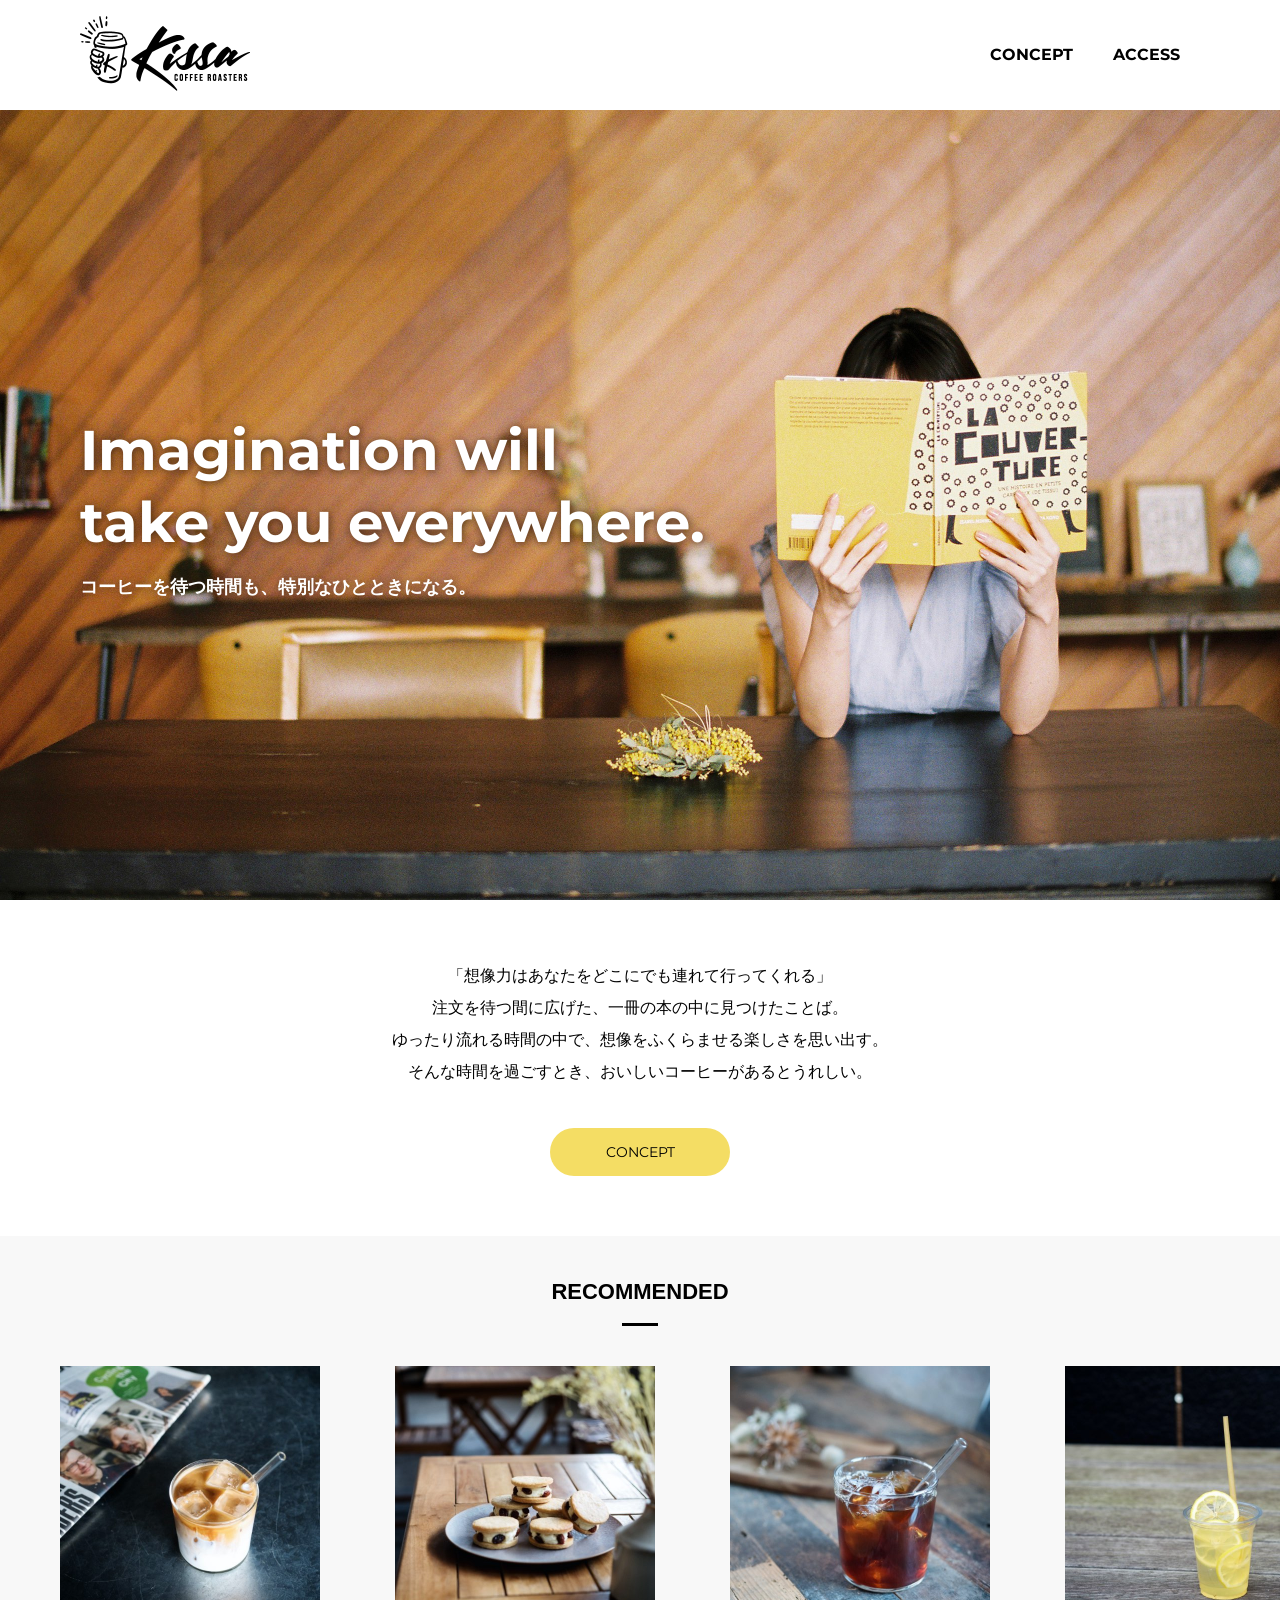
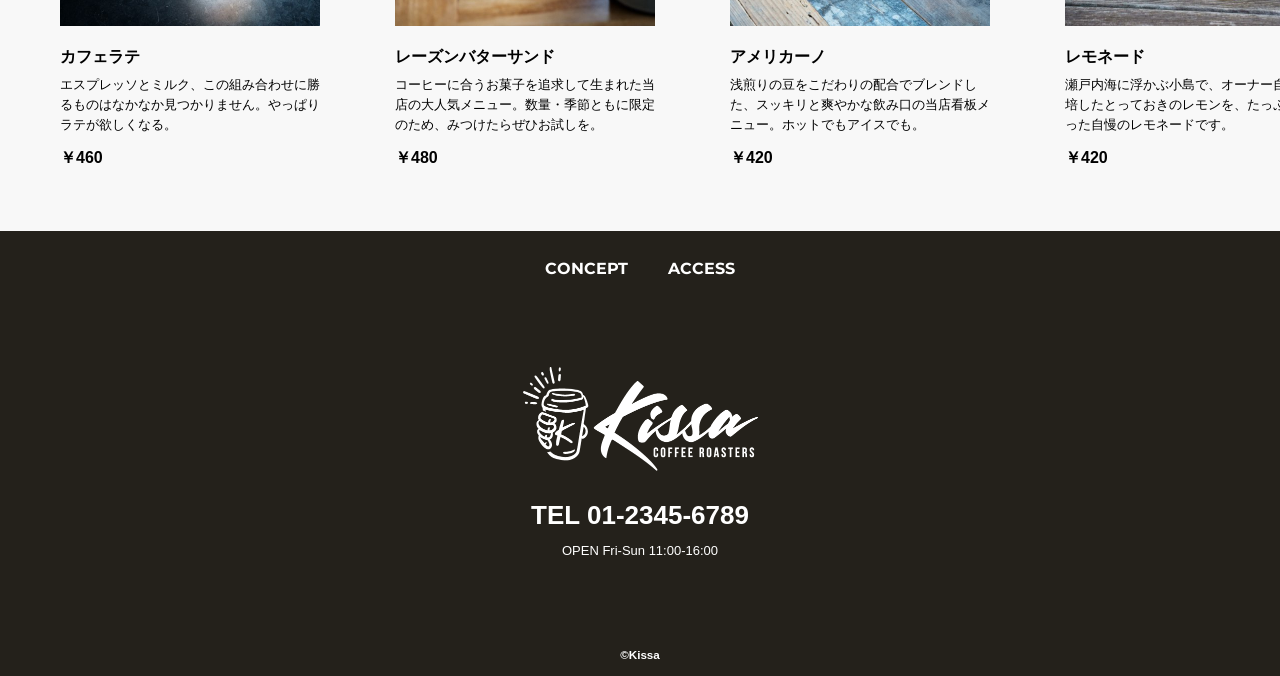
<file: html/index.html>
<!-- Ctrl + / でコメントアウトできる -->
<!DOCTYPE html>
<html>

<!-- headここから -->

<head>
  <meta charset="UTF-8">
  <title>KISSA official website</title>
  <meta name="description" content="自家焙煎したこだわりのコーヒーと、思わず長居
                                    したくなるような居心地の良い空間を提供する
                                    カフェ「KISSA」のウェブサイトです。">
  <meta name="viewport" content="width=device-width">
  <script src="../js/toggle-menu.js"></script>
  <link href="../css/common.css" rel="stylesheet">
  <link href="../css/index.css" rel="stylesheet">
  <link rel="preconnect" href="https://fonts.googleapis.com">
  <link rel="preconnect" href="https://fonts.gstatic.com" crossorigin>
  <link href="https://fonts.googleapis.com/css2?family=Montserrat:wght@700&display=swap" rel="stylesheet">
</head>
<!-- headここまで -->

<body>
  <!-- headerここから -->
  <header class="header">
    <!-- div: 空の箱を作成。cssと併用する -->
    <div class="header-inner">
      <!-- a: 別ページへのリンクを張る  -->
      <!-- href: 飛ばす先 <a>クリックしたい要素</a> -->
      <a class="header-logo" href="./index.html">
        <!-- img: 写真を挿入, src: 写真のある場所 -->
        <img src="../images/common/logo-header.png" alt="KISSA">
      </a>
      <!-- button: ボタンを作成'.js'と併用 -->
      <button class="toggle-menu-button"></button>
      <div class="header-site-menu">
        <!-- nav: ナビケーションリンク作成 -->
        <nav class="site-menu">
          <ul>
            <!-- ul: 箇条書き -->
            <!-- li: 項目を作成 -->
            <li><a href="./concept.html">CONCEPT</a></li>
            <li><a href="./access.html">ACCESS</a></li>
          </ul>
        </nav>
      </div>
    </div>
  </header>
  <!-- headerここまで -->

  <!-- mainここから -->
  <main class="main">
    <div class="first-view">
      <div class="first-view-text">
        <h1>Imagination will <br>take you everywhere.</h1>
        <p>コーヒーを待つ時間も、特別なひとときになる。</p>
      </div>
    </div>
    <div class="lead">
      <p>「想像力はあなたをどこにでも連れて行ってくれる」
      <br>注文を待つ間に広げた、一冊の本の中に見つけたことば。
      <br>ゆったり流れる時間の中で、想像をふくらませる楽しさを思い出す。
      <br>そんな時間を過ごすとき、おいしいコーヒーがあるとうれしい。</p>
      <div class="link-button-area">
        <a class="link-button" href="./concept.html">CONCEPT</a>
      </div>
    </div>
    <div class="recommended">
      <h2>RECOMMENDED</h2>
      <ul class="item-list">
        <li>
          <img src="../images/index/img-item01.jpg" alt="カフェラテの商品画像">
          <dl>
            <dt>カフェラテ</dt>
            <dd>エスプレッソとミルク、この組み合わせに勝るものはなかなか見つかりません。やっぱりラテが欲しくなる。</dd>
          </dl>
          <p class="price">￥460</p>
        </li>
        <li>
          <img src="../images/index/img-item02.jpg" alt="レーズンバターサンドの商品画像">
          <dl>
            <dt>レーズンバターサンド</dt>
            <dd>コーヒーに合うお菓子を追求して生まれた当店の大人気メニュー。数量・季節ともに限定のため、みつけたらぜひお試しを。</dd>
          </dl>
          <p class="price">￥480</p>
        </li>
        <li>
          <img src="../images/index/img-item03.jpg" alt="アメリカーノの商品画像">
          <dl>
            <dt>アメリカーノ</dt>
            <dd>浅煎りの豆をこだわりの配合でブレンドした、スッキリと爽やかな飲み口の当店看板メニュー。ホットでもアイスでも。</dd>
          </dl>
          <p class="price">￥420</p>
        </li>
        <li>
          <img src="../images/index/img-item04.jpg" alt="レモネードの商品画像">
          <dl>
            <dt>レモネード</dt>
            <dd>瀬戸内海に浮かぶ小島で、オーナー自らが栽培したとっておきのレモンを、たっぷりと使った自慢のレモネードです。</dd>
          </dl>
          <p class="price">￥420</p>
        </li>
        <li>
          <img src="../images/index/img-item05.jpg" alt="ホットドッグ-チリの商品画像">
          <dl>
            <dt>ホットドッグ-チリ</dt>
            <dd>ちょっと小腹が空いたとき、あると嬉しいホットドッグ。特製チリソースとチーズをかければ、もう言葉はいりません。</dd>
          </dl>
          <p class="price">￥540</p>
        </li>
      </ul>
    </div>
  </main>
  <!-- mainここまで -->

  <!-- footerここから -->
  <footer class="footer">
    <nav class="site-menu">
      <ul>
        <li><a href="./concept.html">CONCEPT</a></li>
        <li><a href="./access.html">ACCESS</a></li>
      </ul>
    </nav>
    <a class="footer-logo" href="./index.html">
      <img src="../images/common/logo-footer.png" alt="KISSA">
    </a>
    <!-- p: 文章を作成, &copy; ©を作成 -->
    <p class="footer-tel">TEL 01-2345-6789</p>
    <p class="footer-time">OPEN Fri-Sun 11:00-16:00</p>
    <p class="copyright"><small>&copy;Kissa</small></p>
  </footer>
  <!-- footerここまで -->
</body>

</html>
</file>
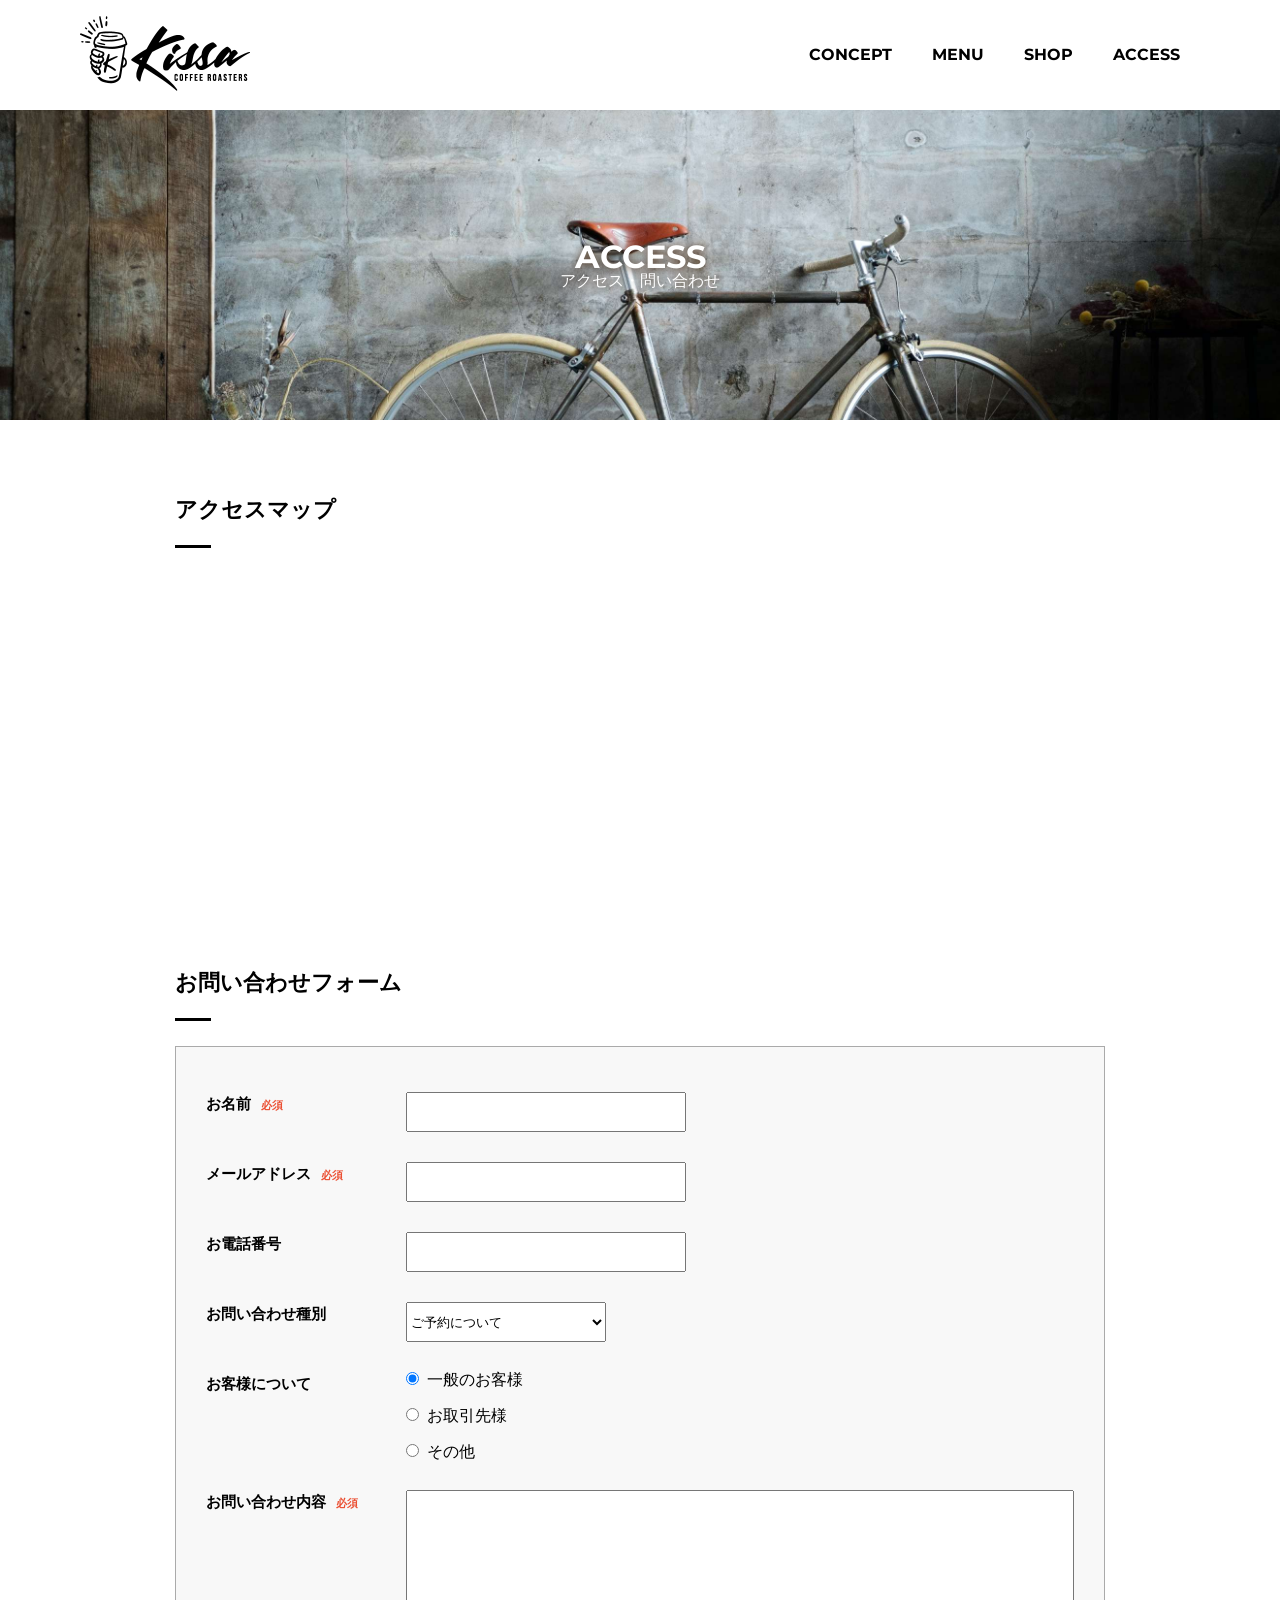
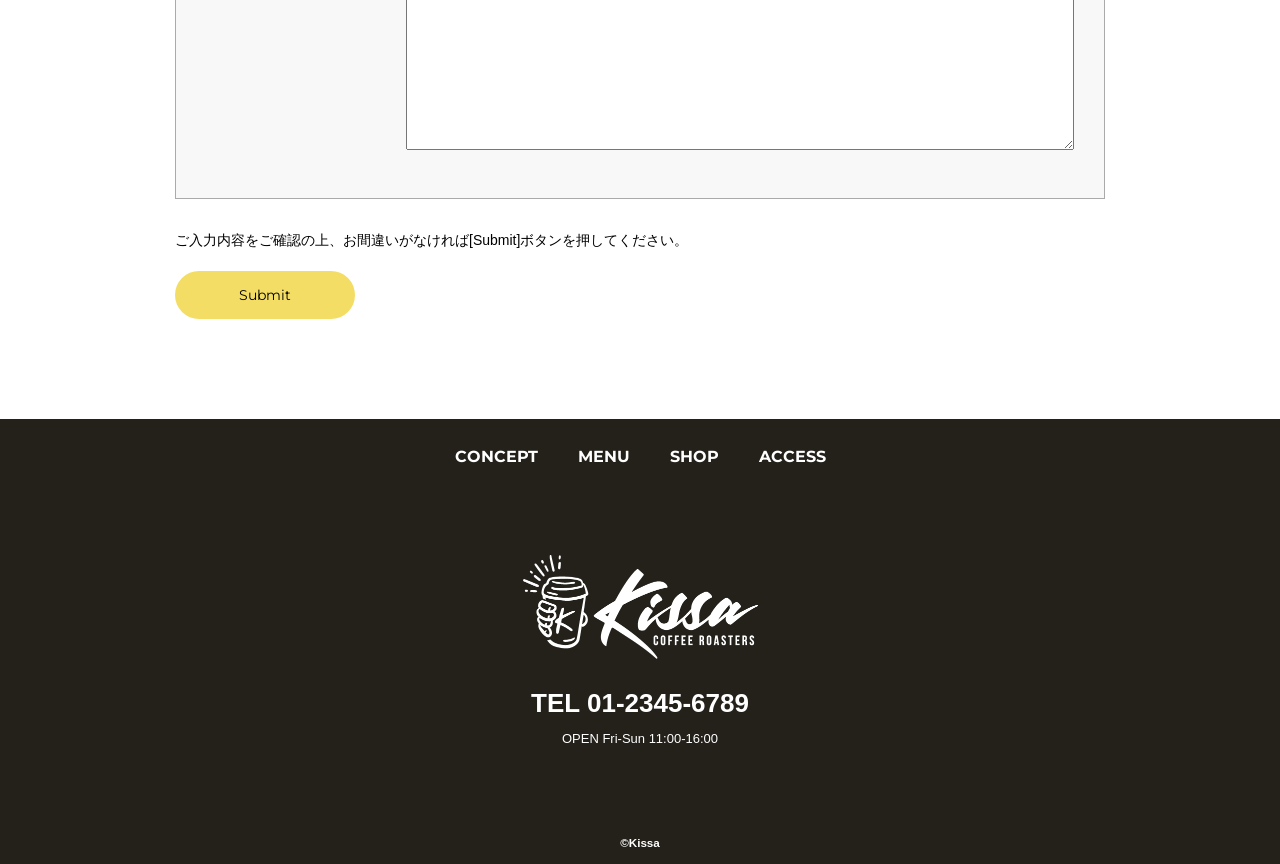
<file: html/access.html>
<!-- Ctrl + / でコメントアウトできる -->
<!DOCTYPE html>
<html>

<!-- headここから -->

<head>
  <meta charset="UTF-8">
  <title>ACCESS | KISSA official website</title>
  <meta name="description" content="カフェ「KISSA」のアクセスマップ問い合わせフォームが掲載されたページです。">
  <meta name="viewport" content="width=device-width">
  <script src="../js/toggle-menu.js"></script>
  <link href="../css/common.css" rel="stylesheet">
  <link href="../css/access.css" rel="stylesheet">
  <link rel="preconnect" href="https://fonts.googleapis.com">
  <link rel="preconnect" href="https://fonts.gstatic.com" crossorigin>
  <link href="https://fonts.googleapis.com/css2?family=Montserrat:wght@700&display=swap" rel="stylesheet">
</head>
<!-- headここまで -->

<body>
  <!-- headerここから -->
  <header class="header">
    <!-- div: 空の箱を作成。cssと併用する -->
    <div class="header-inner">
      <!-- a: 別ページへのリンクを張る  -->
      <!-- href: 飛ばす先 <a>クリックしたい要素</a> -->
      <a class="header-logo" href="./index.html">
        <!-- img: 写真を挿入, src: 写真のある場所 -->
        <img src="../images/common/logo-header.png" alt="KISSA">
      </a>
      <!-- button: ボタンを作成'.js'と併用 -->
      <button class="toggle-menu-button"></button>
      <div class="header-site-menu">
        <!-- nav: ナビケーションリンク作成 -->
        <nav class="site-menu">
          <ul>
            <!-- ul: 箇条書き -->
            <!-- li: 項目を作成 -->
            <li><a href="./concept.html">CONCEPT</a></li>
            <li><a href="./menu.html">MENU</a></li>
            <li><a href="./shop.html">SHOP</a></li>
            <li><a href="./access.html">ACCESS</a></li>
          </ul>
        </nav>
      </div>
    </div>
  </header>
  <!-- headerここまで -->

  <!-- mainここから -->
  <main class="main">
    <div class="title">
      <h1>ACCESS</h1>
      <p>アクセス・問い合わせ</p>
    </div>
    <div class="map">
      <h2>アクセスマップ</h2>
      <iframe src="https://www.google.com/maps/embed?pb=!1m18!1m12!1m3!1d4021.5769845248215!2d136.87934821744378!3d35.17091500000001!2m3!1f0!2f0!3f0!3m2!1i1024!2i768!4f13.1!3m3!1m2!1s0x600376e794d78b89%3A0x81f7204bf8261663!2z5ZCN5Y-k5bGL6aeF!5e1!3m2!1sja!2sjp!4v1778593251784!5m2!1sja!2sjp" style="border:0;" allowfullscreen="" loading="lazy" referrerpolicy="no-referrer-when-downgrade"></iframe>
    </div>
    <div class="contact">
      <h2>お問い合わせフォーム</h2>
      <form action="#">
        <dl class="form-area">
          <dt><span class="required">お名前</span></dt>
          <dd><input class="input-text" type="text" name="name" required></dd>
          <dt><span class="required">メールアドレス</span></dt>
          <dd><input class="input-text" type="email" name="email" required></dd>
          <dt><span>お電話番号</span></dt>
          <dd><input class="input-text" type="tel" name="tel"></dd>
          <dt><span>お問い合わせ種別</span></dt>
          <dd>
            <select class="select-box" name="genre">
              <option value="ご予約について" selected>ご予約について</option>
              <option value="メニューについて">メニューについて</option>
              <option value="営業時間について">営業時間について</option>
            </select>
          </dd>
          <dt><span>お客様について</span></dt>
          <dd>
            <label class="radio-button"><input type="radio" name="user-type" value="一般のお客様" checked>一般のお客様</label>
            <label class="radio-button"><input type="radio" name="user-type" value="お取引先様">お取引先様</label>
            <label class="radio-button"><input type="radio" name="user-type" value="その他">その他</label>
          </dd>
          <dt><span class="required">お問い合わせ内容</span></dt>
          <dd><textarea class="message" name="message" required></textarea></dd>
        </dl>
        <p class="confirm-text">ご入力内容をご確認の上、お間違いがなければ[Submit]ボタンを押してください。</p>
        <button class="submit-button" type="submit">Submit</button>
      </form>
    </div>
  </main>
  <!-- mainここまで -->

  <!-- footerここから -->
  <footer class="footer">
    <nav class="site-menu">
      <ul>
        <li><a href="./concept.html">CONCEPT</a></li>
        <li><a href="./menu.html">MENU</a></li>
        <li><a href="./shop.html">SHOP</a></li>
        <li><a href="./access.html">ACCESS</a></li>
      </ul>
    </nav>
    <a class="footer-logo" href="./index.html">
      <img src="../images/common/logo-footer.png" alt="KISSA">
    </a>
    <!-- p: 文章を作成, &copy; ©を作成 -->
    <p class="footer-tel">TEL 01-2345-6789</p>
    <p class="footer-time">OPEN Fri-Sun 11:00-16:00</p>
    <p class="copyright"><small>&copy;Kissa</small></p>
  </footer>
  <!-- footerここまで -->
</body>

</html>
</file>
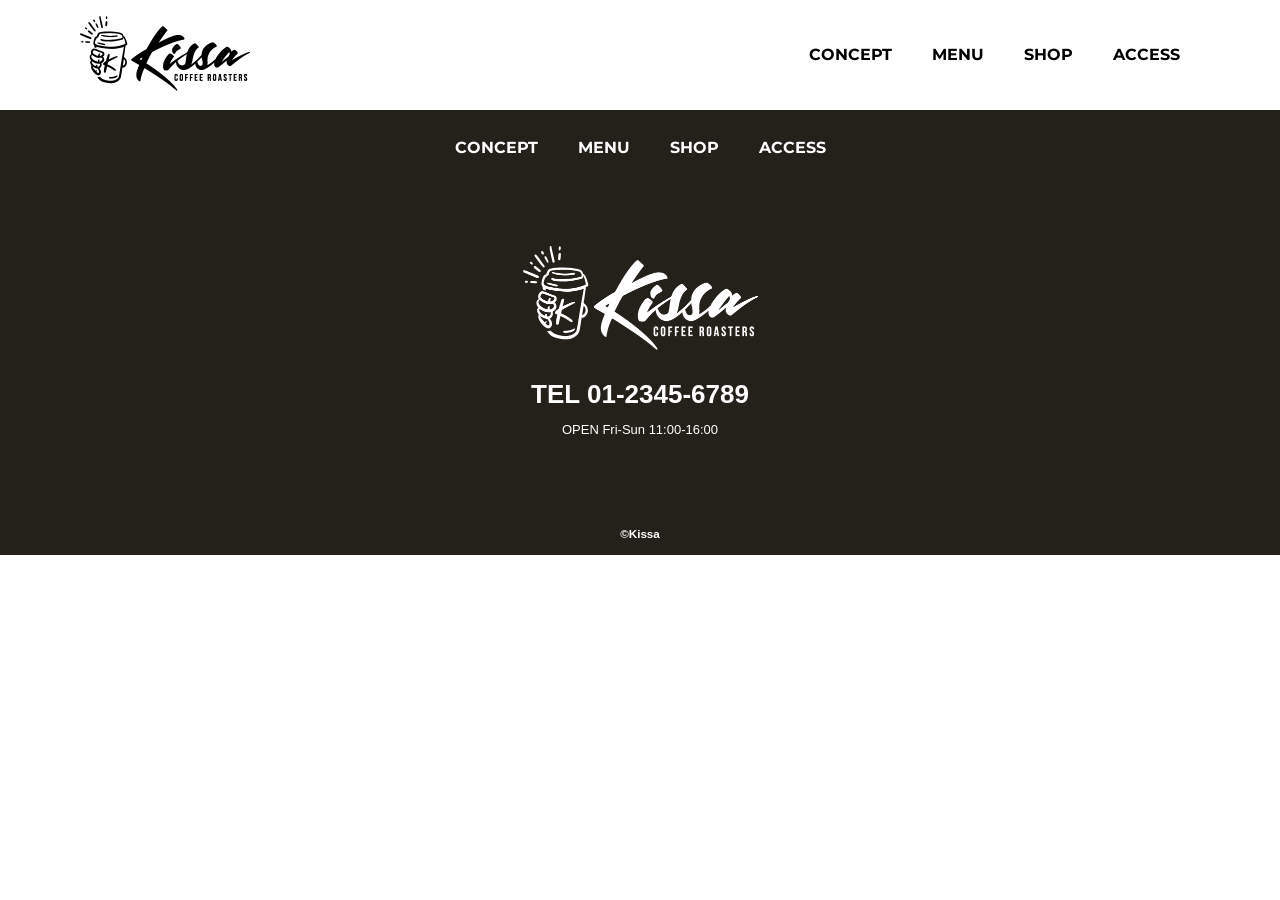
<file: html/common.html>
<!-- Ctrl + / でコメントアウトできる -->
<!DOCTYPE html>
<html>

<!-- headここから -->

<head>
  <meta charset="UTF-8">
  <title>KISSA official website</title>
  <meta name="description" content="ページの概要文を記載します">
  <meta name="viewport" content="width=device-width">
  <script src="../js/toggle-menu.js"></script>
  <link href="../css/common.css" rel="stylesheet">
  <link rel="preconnect" href="https://fonts.googleapis.com">
  <link rel="preconnect" href="https://fonts.gstatic.com" crossorigin>
  <link href="https://fonts.googleapis.com/css2?family=Montserrat:wght@700&display=swap" rel="stylesheet">
</head>
<!-- headここまで -->

<body>
  <!-- headerここから -->
  <header class="header">
    <!-- div: 空の箱を作成。cssと併用する -->
    <div class="header-inner">
      <!-- a: 別ページへのリンクを張る  -->
      <!-- href: 飛ばす先 <a>クリックしたい要素</a> -->
      <a class="header-logo" href="./index.html">
        <!-- img: 写真を挿入, src: 写真のある場所 -->
        <img src="../images/common/logo-header.png" alt="KISSA">
      </a>
      <!-- button: ボタンを作成'.js'と併用 -->
      <button class="toggle-menu-button"></button>
      <div class="header-site-menu">
        <!-- nav: ナビケーションリンク作成 -->
        <nav class="site-menu">
          <ul>
            <!-- ul: 箇条書き -->
            <!-- li: 項目を作成 -->
            <li><a href="./concept.html">CONCEPT</a></li>
            <li><a href="./menu.html">MENU</a></li>
            <li><a href="./shop.html">SHOP</a></li>
            <li><a href="./access.html">ACCESS</a></li>
          </ul>
        </nav>
      </div>
    </div>
  </header>
  <!-- headerここまで -->

  <!-- mainここから -->
  <main class="main">
    
  </main>
  <!-- mainここまで -->

  <!-- footerここから -->
  <footer class="footer">
    <nav class="site-menu">
      <ul>
        <li><a href="./concept.html">CONCEPT</a></li>
        <li><a href="./menu.html">MENU</a></li>
        <li><a href="./shop.html">SHOP</a></li>
        <li><a href="./access.html">ACCESS</a></li>
      </ul>
    </nav>
    <a class="footer-logo" href="./index.html">
      <img src="../images/common/logo-footer.png" alt="KISSA">
    </a>
    <!-- p: 文章を作成, &copy; ©を作成 -->
    <p class="footer-tel">TEL 01-2345-6789</p>
    <p class="footer-time">OPEN Fri-Sun 11:00-16:00</p>
    <p class="copyright"><small>&copy;Kissa</small></p>
  </footer>
  <!-- footerここまで -->
</body>

</html>
</file>
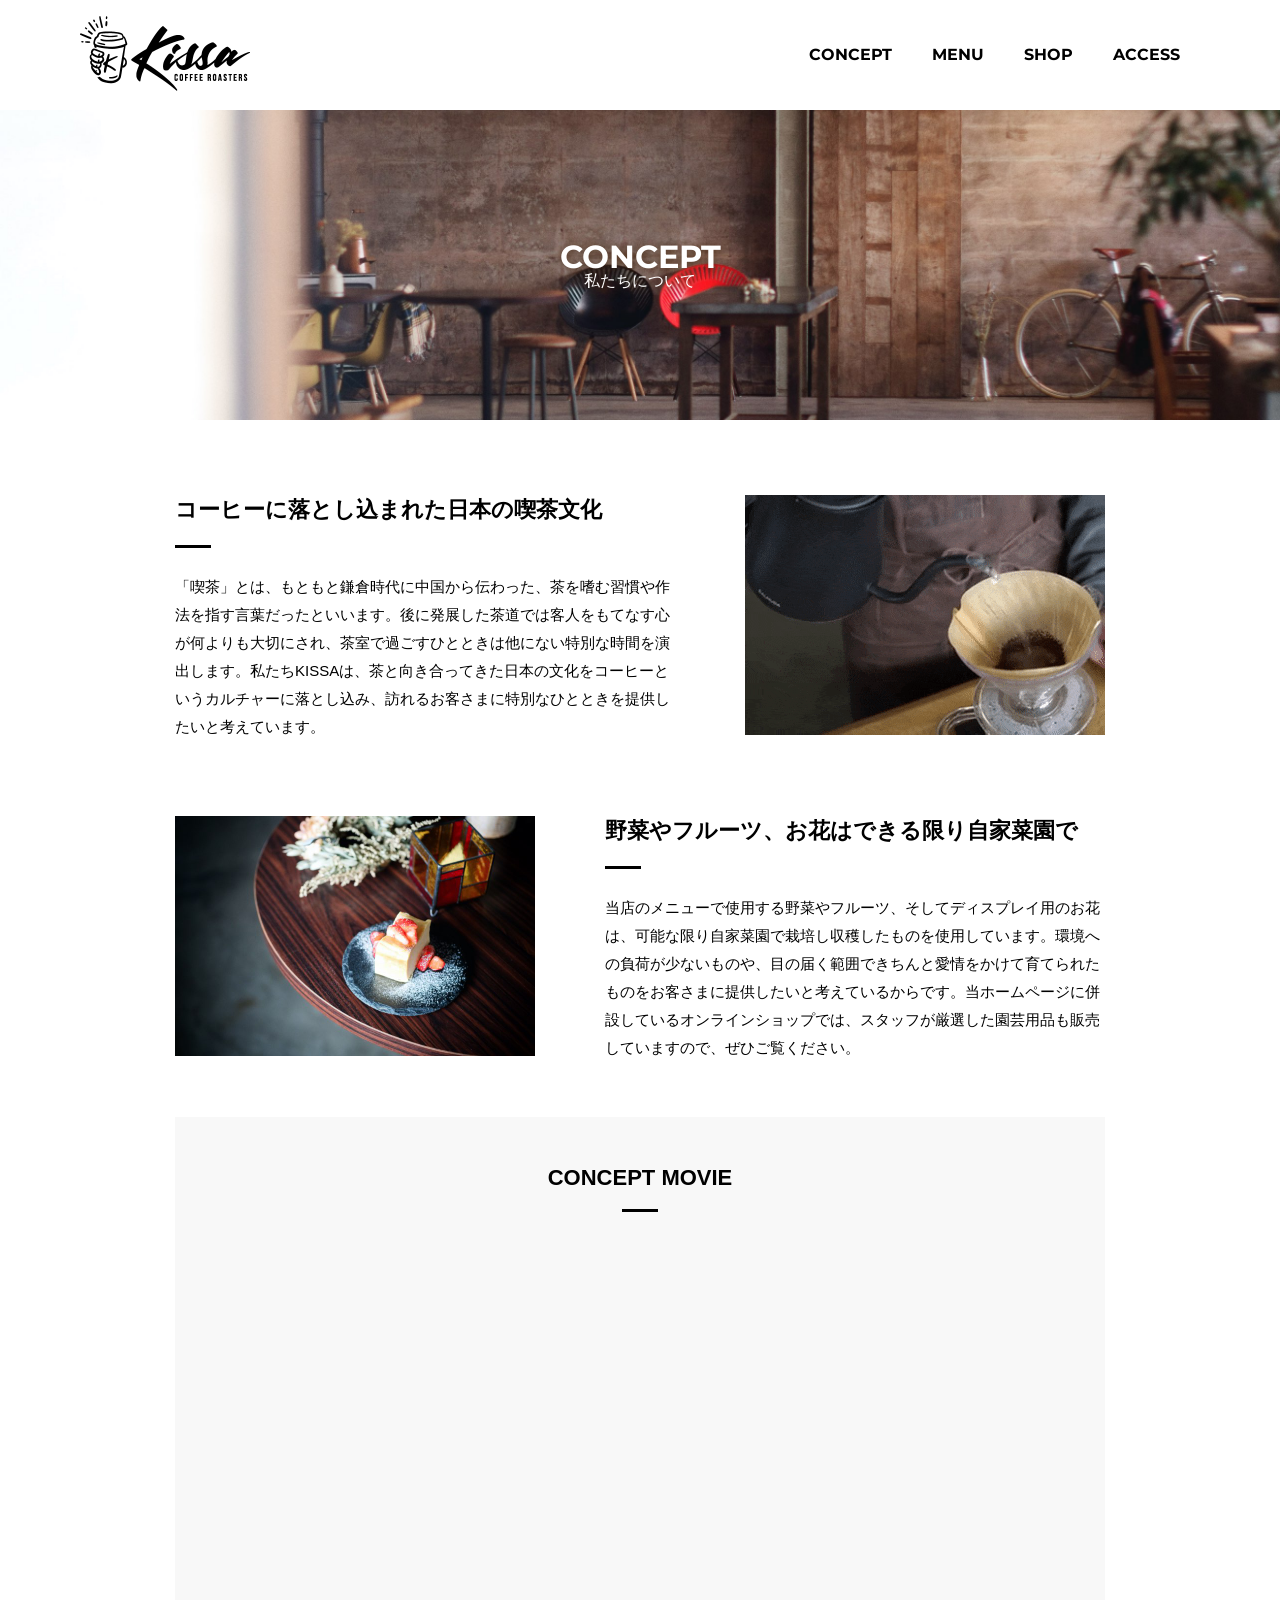
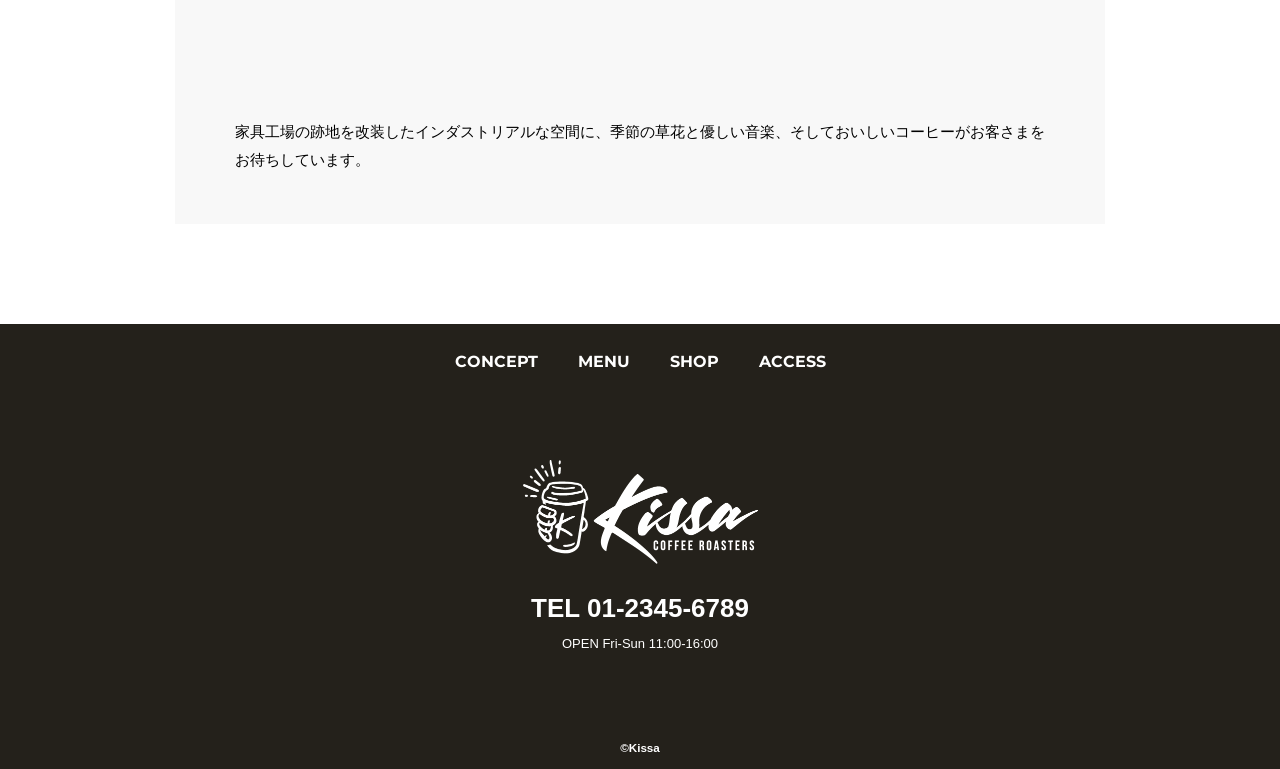
<file: html/concept.html>
<!-- Ctrl + / でコメントアウトできる -->
<!DOCTYPE html>
<html>

<!-- headここから -->

<head>
  <meta charset="UTF-8">
  <title>CONCEPT | KISSA official website</title>
  <meta name="description" content="カフェ「KISSA」は日本の喫茶文化をコーヒーに落とし込み、訪れるお客様に特別なひとときを提供します。">
  <meta name="viewport" content="width=device-width">
  <script src="../js/toggle-menu.js"></script>
  <link href="../css/common.css" rel="stylesheet">
  <link href="../css/concept.css" rel="stylesheet">
  <link rel="preconnect" href="https://fonts.googleapis.com">
  <link rel="preconnect" href="https://fonts.gstatic.com" crossorigin>
  <link href="https://fonts.googleapis.com/css2?family=Montserrat:wght@700&display=swap" rel="stylesheet">
</head>
<!-- headここまで -->

<body>
  <!-- headerここから -->
  <header class="header">
    <!-- div: 空の箱を作成。cssと併用する -->
    <div class="header-inner">
      <!-- a: 別ページへのリンクを張る  -->
      <!-- href: 飛ばす先 <a>クリックしたい要素</a> -->
      <a class="header-logo" href="./index.html">
        <!-- img: 写真を挿入, src: 写真のある場所 -->
        <img src="../images/common/logo-header.png" alt="KISSA">
      </a>
      <!-- button: ボタンを作成'.js'と併用 -->
      <button class="toggle-menu-button"></button>
      <div class="header-site-menu">
        <!-- nav: ナビケーションリンク作成 -->
        <nav class="site-menu">
          <ul>
            <!-- ul: 箇条書き -->
            <!-- li: 項目を作成 -->
            <li><a href="./concept.html">CONCEPT</a></li>
            <li><a href="./menu.html">MENU</a></li>
            <li><a href="./shop.html">SHOP</a></li>
            <li><a href="./access.html">ACCESS</a></li>
          </ul>
        </nav>
      </div>
    </div>
  </header>
  <!-- headerここまで -->

  <!-- mainここから -->
  <main class="main">
    <div class="title">
      <h1>CONCEPT</h1>
      <p>私たちについて</p>
    </div>
    <div class="feature">
      <div class="feature-text">
        <h2>コーヒーに落とし込まれた日本の喫茶文化</h2>
        <p>「喫茶」とは、もともと鎌倉時代に中国から伝わった、茶を嗜む習慣や作法を指す言葉だったといいます。後に発展した茶道では客人をもてなす心が何よりも大切にされ、茶室で過ごすひとときは他にない特別な時間を演出します。私たちKISSAは、茶と向き合ってきた日本の文化をコーヒーというカルチャーに落とし込み、訪れるお客さまに特別なひとときを提供したいと考えています。</p>
      </div>
      <img src="../images/concept/img-item01.gif" alt="コーヒーを淹れている画像">
    </div>
    <div class="feature reverse">
      <div class="feature-text">
        <h2>野菜やフルーツ、お花はできる限り自家菜園で</h2>
        <p>当店のメニューで使用する野菜やフルーツ、そしてディスプレイ用のお花は、可能な限り自家菜園で栽培し収穫したものを使用しています。環境への負荷が少ないものや、目の届く範囲できちんと愛情をかけて育てられたものをお客さまに提供したいと考えているからです。当ホームページに併設しているオンラインショップでは、スタッフが厳選した園芸用品も販売していますので、ぜひご覧ください。</p>
      </div>
      <img src="../images/concept/img-item02.jpg" alt="コーヒーを淹れている画像">
    </div>
    <div class="movie">
      <h2>CONCEPT MOVIE</h2>
      <iframe src="https://www.youtube.com/embed/bHzURMA0SKc?si=PrJC_E1tjtw2NK_K" title="YouTube video player" frameborder="0" allow="accelerometer; autoplay; clipboard-write; encrypted-media; gyroscope; picture-in-picture; web-share" referrerpolicy="strict-origin-when-cross-origin" allowfullscreen></iframe>
      <p>家具工場の跡地を改装したインダストリアルな空間に、季節の草花と優しい音楽、そしておいしいコーヒーがお客さまをお待ちしています。</p>
    </div>
  </main>
  <!-- mainここまで -->

  <!-- footerここから -->
  <footer class="footer">
    <nav class="site-menu">
      <ul>
        <li><a href="./concept.html">CONCEPT</a></li>
        <li><a href="./menu.html">MENU</a></li>
        <li><a href="./shop.html">SHOP</a></li>
        <li><a href="./access.html">ACCESS</a></li>
      </ul>
    </nav>
    <a class="footer-logo" href="./index.html">
      <img src="../images/common/logo-footer.png" alt="KISSA">
    </a>
    <!-- p: 文章を作成, &copy; ©を作成 -->
    <p class="footer-tel">TEL 01-2345-6789</p>
    <p class="footer-time">OPEN Fri-Sun 11:00-16:00</p>
    <p class="copyright"><small>&copy;Kissa</small></p>
  </footer>
  <!-- footerここまで -->
</body>

</html>
</file>
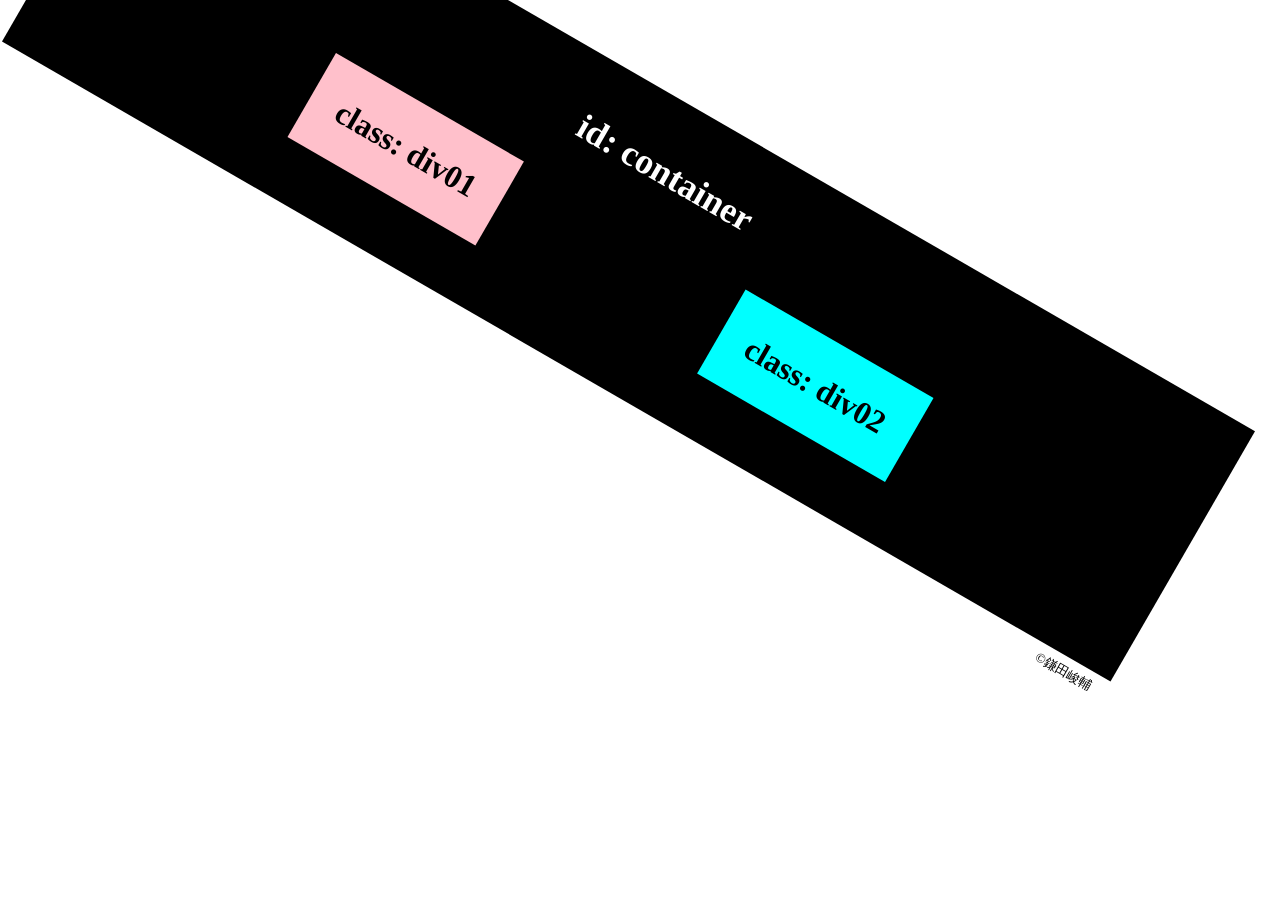
<file: jQuery/jQuery_01/demo01/demo01.html>
<!DOCTYPE html>
<html lang="ja">

<head>
  <meta charset="UTF-8">
  <meta name="viewport" content="width=device-width, initial-scale=1.0">
  <title>Document</title>
  <!-- リセットcss 
      SafariやChromeなどのブラウザで適用されているデフォルトのスタイルをリセットするためのcss
      主に2種類存在する
       ・リセットcss：cssを完璧にリセット
       ・ノーマライズcss：どのブラウザで開いても同じデザインになるようにデフォルトのスタイルを調整
      最初にリセットcssを記述し、そのあとにオリジナルのcssを適用する（リセットcssで上書きされてしまうため）
     -->
  <link rel="stylesheet" href="./demo01.css">
  <!-- ↓ にCDN経由でjQueryを読み込む -->
  <script src="https://code.jquery.com/jquery-3.7.1.min.js" integrity="sha256-/JqT3SQfawRcv/BIHPThkBvs0OEvtFFmqPF/lYI/Cxo=" crossorigin="anonymous"></script>
  <!-- jsファイルの読み込み -->
  <script src="./main.js"></script>
</head>

<body>
  <header>
    <h1>jQuery実験ページ</h1>
  </header>

  <main>
    <div id="container">
      <h1>id: container</h1>

      <div class="flexbox">
        <div class="div01">
          <h2>class: div01</h2>
        </div>

        <div class="div02">
          <h2>class: div02</h2>
        </div>
      </div>
    </div>
  </main>

  <footer>
    <p><small>&copy;鎌田峻輔</small></p>
  </footer>
</body>

</html>
</file>
<file: css/common.css>
@charset "utf-8";

*,
::before,
::after {
  padding: 0;
  margin: 0;
  box-sizing: border-box; /* paddingとborderの値を含めて計算 */
}

ul,
ol {
  list-style: none; /* 箇条書きの・を消す */
}

a {
  color: inherit; /* 親要素の色を引き継ぐ */
  text-decoration: none; /* 文字の装飾'_'(アンダーバー)を消す */
}

body {
  font-family: sans-serif; /* フォントを指定 */
  font-size: 16px; /* フォントのサイズを指定 */
  color: #000000; /* フォントの色を指定 */
  line-height: 1; /* 行間を指定 */
  background-color: #ffffff; /* 背景の色を指定 */
}

img {
  max-width: 100%; /* 最大の横幅を指定 */
}

.header-inner { /* class名をcssで指定するときは、先頭に.をつける */
  max-width: 1200px;
  height: 110px; /* 高さを指定 */
  margin-left: auto; /* 左側の余白を均等に配置 */
  margin-right: auto; /* 右側の余白を均等に配置 */
  padding-left: 40px;
  padding-right: 40px;
  display: flex; /* 要素を横並びに配置 */
  justify-content: space-between; /* タグの中の要素を均等に配置 */
  align-items: center; /* 要素の配置と逆方向で中央ぞろえ(今回は縦方向) */
}

.toggle-menu-button {
  display: none; /* 非表示にする */
}

.header-logo {
  display: block; /* P.188参照 サイズを変更できるようにする */
  width: 170px; /* 横幅の指定 */
}

.site-menu ul { /* class:site-menuの中にある ul に対してデザインを指定 */
  display: flex;
}

.site-menu ul li {
  margin-left: 20px;
  margin-right: 20px;
}

.site-menu ul li a {
  font-family: "Montserrat", sans-serif;
  font-weight: bold;
}

.footer {
  color: #ffffff;
  background-color: #24211b;
  padding-top: 30px;
  padding-bottom: 15px;
  display: flex;
  flex-direction: column; /* flexの並びを縦並びに変更 */
  align-items: center; /* 縦方向に並んでいるので、横方向に中央ぞろえ */
}

.footer-logo {
  display: block;
  width: 235px;
  margin-top: 90px;
}

.footer-tel {
  font-size: 26px;
  font-weight: bold; /* 文字の太さを指定 */
  margin-top: 28px;
}

.footer-time {
  font-size: 13px;
  margin-top: 16px;
}

.copyright {
  font-size: 14px;
  font-weight: bold;
  margin-top: 90px;
}

/* 800px以下の時に適用する */
@media (max-width: 800px) {
  /* {}の中に記述を行う */
  .site-menu ul {
    display: block;
    text-align: center;
  }

  .site-menu li {
    margin-top: 20px;
  }

  .header {
    position: fixed; /*表示される位置を固定*/
    top: 0;
    left: 0;
    right: 0;
    background-color: #ffffff;
    height: 50px;
    /* レイヤー分けの概念 */
    z-index: 10; /*要素ｇ￥の重なってる順番を指定*/
    box-shadow: 0 3px 6px rgba(0, 0, 0, 0.1);
  }

  .header-inner {
    padding-left: 20px;
    padding-right: 20px;
    height: 100%;
    position: relative; /*absolteに対しての基準位置*/
  }

  .header-logo {
    width: 100px;
  }

  .header-site-menu {
    position: absolute; /*.header-innerを基準位置として配置*/
    top: 100%; /*.header-innerの高さ分下に移動*/
    left: 0;
    right: 0;
    color: #ffffff;
    background-color: #736E62;
    padding-top: 30px;
    padding-bottom: 50px;
    display: none;
  }

  .toggle-menu-button {
    display: block; /*none(非表示) -> block(表示)*/
    width: 44px;
    height: 34px;
    background-image: url(../images/common/icon-menu.png);
    background-size: 50%; /*解像度を維持するために大きい画像を表示*/
    background-position: center; /*背景画像を中央ぞろえ*/
    background-repeat: no-repeat; /*背景画像を繰り返さない*/
    background-color: transparent; /*背景色を透明にする*/
    border: none; /*境界線をなくす*/
    border-radius: 0; /*角丸にしない*/
    outline: none; /*タップした時の枠線を削除*/
  }

  /* ハンバーガーメニューをクリックすると、class: is-showが付与 */
  .header-site-menu.is-show {
    display: block;
  }

  .main {
    padding-top: 50px;
  }

  .footer-logo {
    margin-top: 60px;
  }
  
  .footer-tel {
    font-size: 20px;
  }

  .copyright {
    margin-top: 50px;
  }
}
</file>
<file: css/index.css>
@charset "utf-8";

.first-view{
  height: calc(100vh - 110px); /*100vh: ブラウザの高さ100%*/
  background-image: url(../images/index/bg-main.jpg);
  background-repeat: no-repeat; /*背景を繰り返さない*/
  background-position: center center; /*上下左右中央に配置*/
  background-size: cover; /*縦横比を維持したままサイズを調整*/
  display: flex; /*要素を横並びに配置*/
  align-items: center; /*(要素の並びと逆方向の)上下中央に配置*/
}

.first-view-text{
  width: 100%;
  max-width: 1200px; /*最大の横幅を1200pxに固定*/
  margin-left: auto; /* --左右中央に配置-- */
  margin-right: auto; 
  padding-left: 40px;
  padding-right: 80px; /*----------------- */
  color: #ffffff; /*文字色の変更*/
  font-weight: bold; /*文字の太さを変更*/
  text-shadow: 1px 1px 10px #4b2c14; /*文字に影を付ける*/
}

.first-view-text h1{
  font-family: 'Montserrat', sans-serif; /*文字フォントの変更*/
  font-size: 56px; 
  line-height: 72px; /*行間を変更*/
}

.first-view-text p{
  font-size: 18px;
  margin-top: 20px;
}

.lead{
  max-width: 1200px;
  margin: 60px auto; /*margin: 上下 左右;  (P.181参照)*/
}

.lead p{
  line-height: 2; /*行間を文字サイズの2倍に*/
  text-align: center; /*(要素の並びと逆方向の)左右中央に配置*/
}

.link-button-area{
  text-align: center;
  margin-top: 40px;
}

.link-button{
  background-color: #f4dd64;
  display: inline-block;
  min-width: 180px; /*最低180pxの横幅で表示*/
  line-height: 48px;
  border-radius: 24px; /*角丸にする*/
  font-family: 'Montserrat', sans-serif;
  font-size: 14px;
}

/* inline, block, inline-blockの違い
    inline: 横並び可能、サイズの変更可能
    block: 改行されるので横並び不可、サイズの変更
    inline-block: 改行せず横並びにしたうえで、サイズの変更が可能
*/

.link-button:hover{ /* hover: マウスカーソルを上に置いたときに反応*/
  background-color: #d8b500;
}

.recommended{
  background-color: #f8f8f8;
  padding-top: 45px;
  padding-bottom: 55px;
}

.recommended h2{
  font-size: 22px;
  font-weight: bold;
  text-align: center;
}

.recommended h2::after{
  content: '';
  display: block;
  width: 36px;
  height: 3px;
  background-color: #000000;
  margin-top: 20px;
  margin-left: auto;
  margin-right: auto;
}

.item-list{
  display: flex;
  padding-top: 40px;
  padding-bottom: 10px;
  padding-left: 60px;
  padding-right: 60px;
  overflow: scroll;
}

.item-list li{
  flex-shrink: 0;
  width: 260px;
  margin-left: 75px;
}

.item-list li:first-child{
  margin-left: 0;
}

.item-list dl{
  margin-top: 20px;
}

.item-list dt{
  font-weight: bold;
}

.item-list dd{
  font-size: 13px;
  line-height: 20px;
  margin-top: 10px;
}

.item-list .price{
  font-weight: bold;
  margin-top: 15px;
}

@media (max-width: 800px){ /*スマホ用*/
  .first-view {
    height: calc(100vh - 50px);
    background-image: url(../images/index/bg-main-sp.jpg);
    align-items: flex-start;
  }

  .first-view-text{
    padding-top: 60px;
    padding-left: 20px;
  }

  .first-view-text h1{
    font-size: 36px;
    line-height: 48px;
  }
  
  .first-view-text p{
    font-size: 14px;
    margin-top: 15px;
  }

  .lead{
    padding-left: 20px;
    padding-right: 20px;
  }

  .lead p{
    text-align: left; /*文字を左揃え*/
  }

  .item-list{
    padding-left: 20px;
    padding-right: 20px;
  }

  .item-list li{
    width: 220px;
    margin-left: 30px;
  }
}
</file>
<file: css/access.css>
@charset "utf-8";

.title{
  height: 310px;
  background-image: url(../images/access/bg-main.jpg);
  background-repeat: no-repeat;/*背景画像を繰り返さない*/
  background-position: center center;/*背景画像を上下中央に配置*/
  background-size: cover;/*縦横比を維持したまま要素のエリアを埋める*/
  display: flex;/*要素を横並び*/
  flex-direction: column;/*要素を縦並び*/
  justify-content: center;/*縦方向中央に配置*/
  align-items: center;/*要素を￥の並んでいる方向と反対方向（横方向）中央に配置*/
  color: #ffffff;
  text-shadow: 1px 1px 10px #4b2c14;
}

.title h1{
  font-family: 'Montserrat', sans-serif;
  font-size: 32px;
  font-weight: bold;
}

title p{
  font-size: 14px;
  margin-top: 15px;
}

.main h2{
  font-size: 22px;
  font-weight: bold;
  line-height: 30px;
}

.main h2::after{
  content: '';
  display: block;
  width: 36px;
  height: 3px;
  background-color: #000000;
  margin-top: 20px;
}

.map{
  width: 930px;
  max-width: 90%;
  margin-top: 75px;
  margin-left: auto;
  margin-right: auto;
}

.map iframe{
  display: block;
  width: 100%;
  height: 320px;
  margin-top: 25px;
}

.contact{
  width: 930px;
  max-width: 90%;
  margin-top: 75px;
  margin-left: auto;
  margin-right: auto;
}

.form-area{
  background-color: #f8f8f8;
  border: 1px solid #aaaaaa;/*枠線を作成*/
  margin-top: 25px;
  padding: 30px;
  display: flex;
  flex-wrap: wrap;/*横並びにした要素が画面外にはみ出たら自動で改行*/
}

.form-area dt{
  width: 200px;
  padding: 15px 0;
  font-size: 15px;
  font-weight: bold;
  line-height: 24px;
}

.form-area dt .required::after{
  content: '必須';
  font-size: 11px;
  color: #eb4f32;
  margin-left: 10px;
}

.form-area dd{
  width: calc(100% - 200px);
  padding: 15px 0;
}

.input-text{
  width: 100%;
  max-width: 280px;
  height: 40px;
  padding-left: 10px;
  padding-right: 10px;
}

.select-box{
  width: 200px;
  height: 40px;
}

.radio-button{
  display: block;
  margin-top: 20px;
}

.radio-button:first-child{
  margin-top: 0;
}

.radio-button input{
  margin-right: 8px;
}

.message{
  width: 100%;
  height: 260px;
  padding: 10px;
  line-height: 1.5;
}

.confirm-text{
  font-size: 14px;
  line-height: 22px;
  margin-top: 30px;
}

.submit-button{
  background-color: #f4dd64;
  display: inline-block;
  min-width: 180px;
  line-height: 48px;
  border-radius: 24px;
  font-family: 'Montserrat', sans-serif;
  font-size: 14px;
  text-align: center;
  margin-top: 20px;
  cursor: pointer;
  border: none;
}

.submit-button:hover{ /* hover: マウスカーソルを上に置いたときに反応*/
  background-color: #d8b500;
}

.footer{
  margin-top: 100px;
}

@media (max-width: 800px){
  .map,
  .contact{
    width: 500px;
    margin-top: 45px;
  }

  .form-area dt,
  .form-area dd{
    width: 100%;
  }

  .form-area dt{
    padding-bottom: 0;
  }

  .submit-button{
    width: 100%;
  }
}
</file>
<file: css/concept.css>
@charset "utf-8";

.title{
  height: 310px;
  background-image: url(../images/concept/bg-main.jpg);
  background-repeat: no-repeat;
  background-position: center center;
  background-size: cover;
  display: flex;
  flex-direction: column;
  justify-content: center;
  align-items: center;
  color: #ffffff;
  text-shadow: 1px 1px 10px #4b2c14;
}

.title h1{
  font-family: 'Montserrat', sans-serif;
  font-size: 32px;
  font-weight: bold;
}

title p{
  font-size: 14px;
  margin-top: 15px;
}

.feature{
  display: flex;
  justify-content: space-between;
  width: 930px;
  max-width: 90%;
  margin-top: 75px;
  margin-left: auto;
  margin-right: auto;
  align-items: flex-start;
}

.feature img{
  width: 360px;
}

.feature-text{
  max-width: 500px;
  margin-right: 40px;
}

.reverse{
  flex-direction: row-reverse;
}

.reverse .feature-text{
  margin-left: 40px;
  margin-right: 0;
}

.feature-text h2{
  font-size: 22px;
  font-weight: bold;
  line-height: 30px;
}

.feature-text h2::after{
  content: '';
  display: block;
  width: 36px;
  height: 3px;
  background-color: #000000;
  margin-top: 20px;
}

.feature-text p{
  font-size: 15px;
  line-height: 28px;
  margin-top: 25px;
}

.movie{
  width: 930px;
  max-width: 90%;
  background-color: #f8f8f8;
  padding: 50px 60px;
  margin-top: 55px;
  margin-left: auto;
  margin-right: auto;
}

.movie h2{
  font-size: 22px;
  font-weight: bold;
  text-align: center;
}

.movie h2::after{
  content: '';
  display: block;
  width: 36px;
  height: 3px;
  background-color: #000000;
  margin-top: 20px;
  margin-left: auto;
  margin-right: auto;
}

.movie iframe{
  display: block;
  width: 100%;
  height: 456px;
  margin-top: 30px;
}

.movie p{
  font-size: 15px;
  line-height: 28px;
  margin-top: 20px;
}

.footer{
  margin-top: 100px;
}

@media (max-width: 800px){
  .feature{
    display: block;
    width: 500px;
    margin-top: 45px;
  }

  .feature-text{
    margin-right: 0;
  }

  .reverse .feature-text{
    margin-left: 0;
  }

  .feature img{
    width: 100%;
    height: auto;
    margin-top: 25px;
  }

  .movie{
    width: 500px;
    padding: 30px 25px;
  }

  .movie iframe{
    height: 240px;
  }
}
</file>
<file: jQuery/jQuery_01/demo01/demo01.css>
* {
            margin: 0;
            padding: 0;
        }

        body {
          box-sizing: border-box;
        }

        header h1 {
          max-width: 80%;
          font-size: 2.5rem;
          margin: 20px auto;
        }

        main {
          background-color: black;
        }

        #container {
            padding: 50px;
            text-align: center;
            color: #ffffff;
            max-width: 1200px;
            margin: auto;
        }

        #container h1 {
          font-size: 2.25rem;
        }

        .flexbox {
            display: flex;
            justify-content: space-evenly;
            margin-top: 30px;
        }

        .div01 {
            background-color: pink;
            margin: 10px;
            padding: 20px;
        }

        .div01 h2 {
            font-size: 2rem;
            color: #000000;
            padding: 10px;
        }

        .div02 {
            background-color: aqua;
            margin: 10px;
            padding: 20px;
        }

        .div02 h2 {
            font-size: 2rem;
            color: #000000;
            padding: 10px;
        }

        footer {
          padding: 5px;
        }

        footer p {
          text-align: right;
          padding-right: 10px;
        }
</file>
